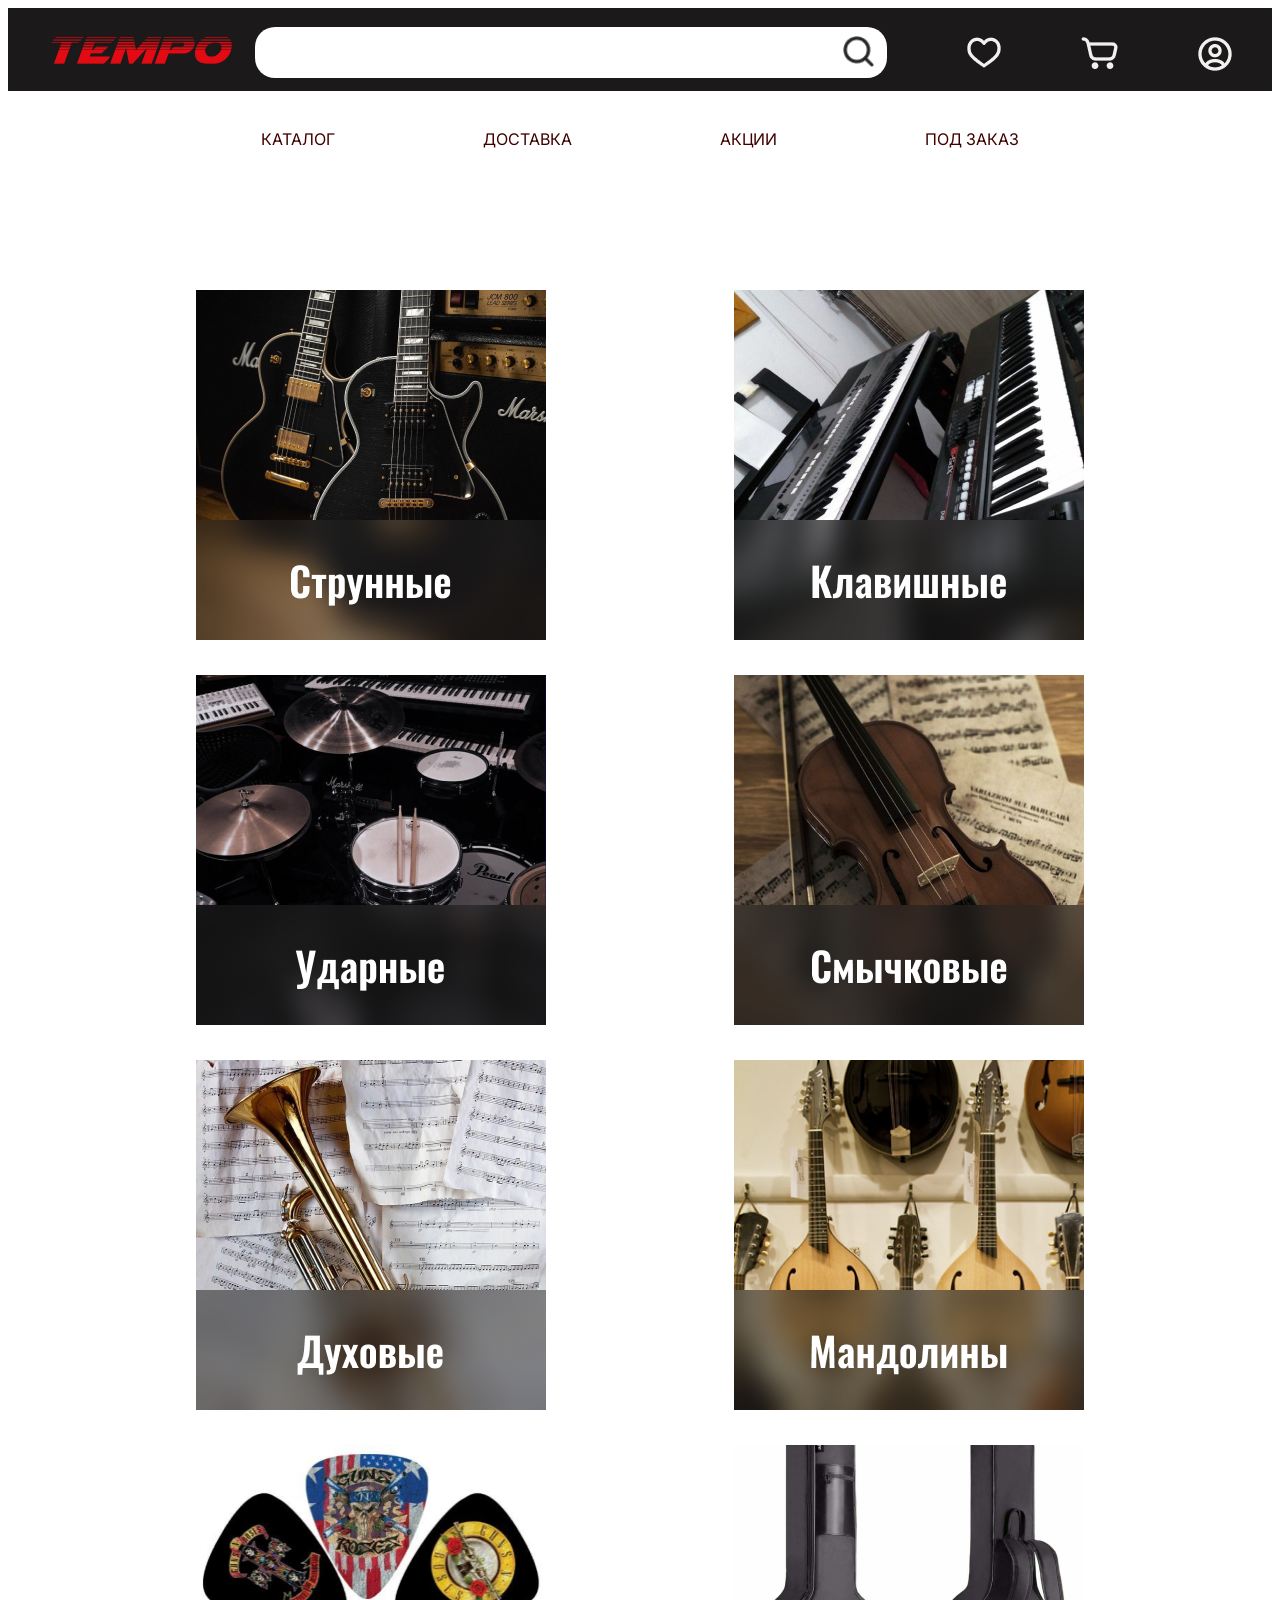
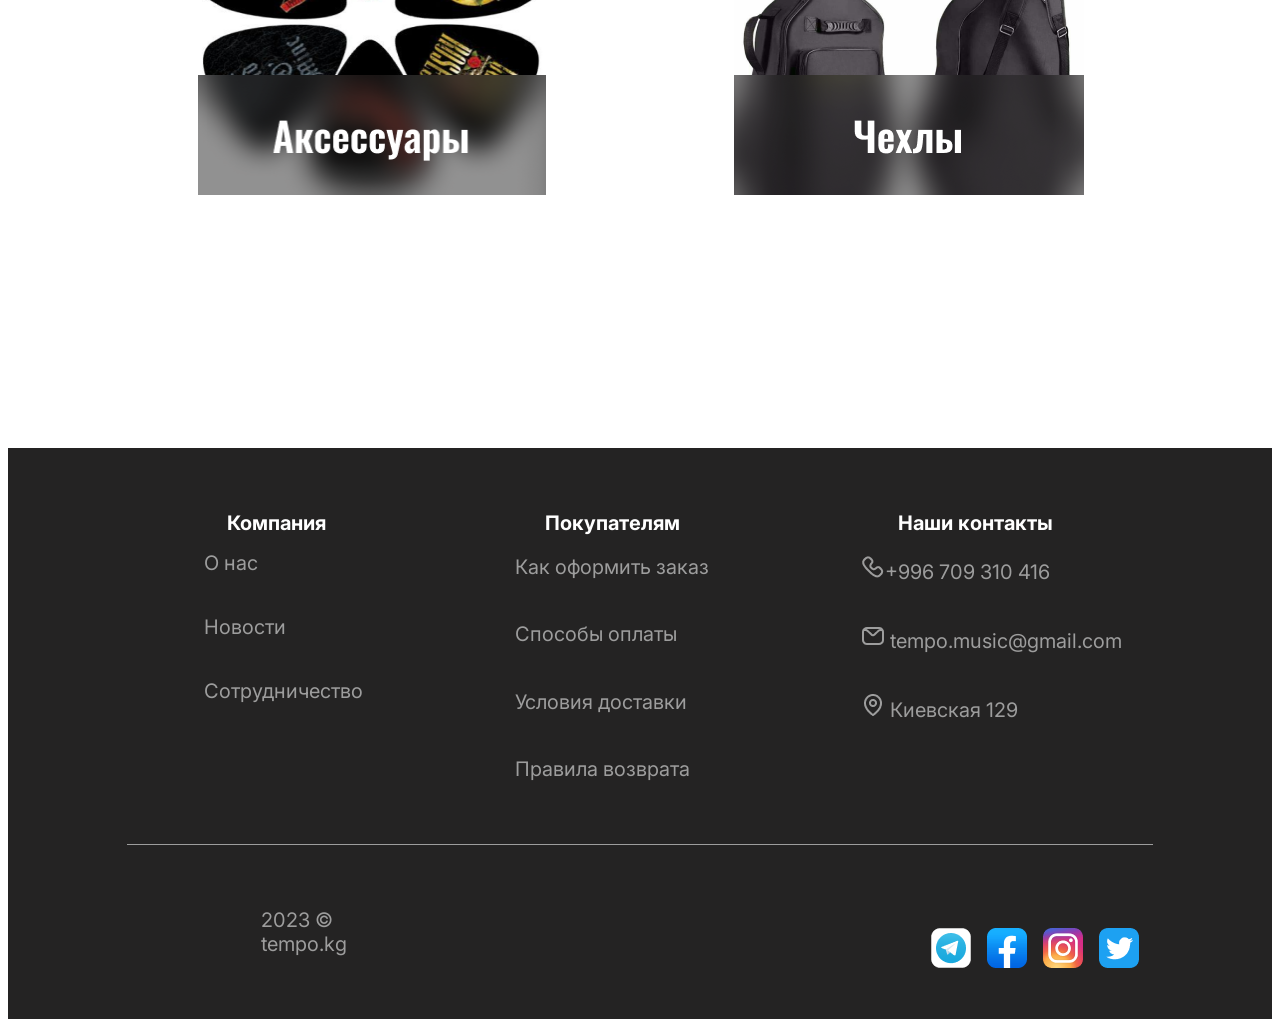
<file: index.html>
<!DOCTYPE html>
<html lang="en">

<head>
    <meta charset="UTF-8">
    <meta http-equiv="X-UA-Compatible" content="IE=edge">
    <link rel="stylesheet" href="css/catalog.css">
    <meta name="viewport" content="width=device-width, initial-scale=1.0">
    <link rel="preconnect" href="https://fonts.googleapis.com">
    <link rel="preconnect" href="https://fonts.gstatic.com" crossorigin>
    <link href="https://fonts.googleapis.com/css2?family=Inter&display=swap" rel="stylesheet">
    <title>Catalog</title>
</head>

<body>
    <div class="Header">
        <div class="Logo"><a href="main.html"><img src="img/logo.png" alt="logo"></a></div>
        <form class="Searcher">
            <input type="text" name=text class="search">
            <input type="image" src="img/search.png" alt="search" height="60%" class="searchButton">
        </form>

        <p><a href="favorite.html"><img src="img/favorite.png" alt="favorite"></a></p>
        <p><a href="cart.html"><img src="img/shop.png" alt="shop"></a></p>
        <p><a href=""><img src="img/icon.png" alt="icon"></a></p>
    </div>
    <div class="Medium">
        <div class="Menu">
            <a href="" class="FourLink"> Каталог </a>
            <a href="" class="FourLink"> Доставка </a>
            <a href="" class="FourLink"> Акции </a>
            <a href="" class="FourLink"> Под заказ </a>
        </div>
    </div>
    <div class="Center">
        <div class="Jphotos">
            <img src="img/Group 95.png" alt="" width="350px" height="350px" class="Structure">
            <img src="img/Group 97.png" alt="" width="350px" height="350px" class="Structure">
            <img src="img/Group 99.png" alt="" width="350px" height="350px" class="Structure">
            <img src="img/Group 101.png" alt="" width="350px" height="350px" class="Structure">
        </div>
        <div class="Jphotos">
            <img src="img/Group 96.png" alt="" width="350px" height="350px" class="Structure">
            <img src="img/Group 98.png" alt="" width="350px" height="350px" class="Structure">
            <img src="img/Group 100.png" alt="" width="350px" height="350px" class="Structure">
            <img src="img/Group 102.png" alt="" width="350px" height="350px" class="Structure">
        </div>
    </div>
    <div class="Footer">
        <div class="headlines">
            <div><b> Компания </b></div>
            <div><b> Покупателям </b></div>
            <div><b> Наши контакты </b></div>
        </div>
        <div class="ContentsFooter">
            <div class="Con1">
                <a href="" class="FooterShr">О нас</a> <br>
                <a href="" class="FooterShr">Новости</a> <br>
                <a href="" class="FooterShr">Сотрудничество</a>
            </div>
            <div class="Con2">
                <a href="" class="FooterShr">Как оформить заказ</a> <br>
                <a href="" class="FooterShr">Способы оплаты</a> <br>
                <a href="" class="FooterShr">Условия доставки</a> <br>
                <a href="" class="FooterShr">Правила возврата</a>
            </div>
            <div class="Con3">
                <p id="c3"><a href="" class="FooterShr"><img src="img/phone_min.png" alt="phone_min">+996 709 310
                        416</a></p>
                <p d="c3"><a href="" class="FooterShr"><img src="img/mail_min.png" alt="phone_min">
                        tempo.music@gmail.com</a></p>
                <p d="c3"><a href="" class="FooterShr"><img src="img/location_min.png" alt="phone_min"> Киевская 129</a>
                </p>
            </div>
        </div>
        <div class="Line"><img src="img/Line.png" alt="Line"></div>
        <div class="LastElements">
            <div class="TempoKg">2023 © tempo.kg</div>
            <div class="Emblems">
                <p id="Emblem1"><a href=""><img src="img/Telegramm.png" alt="Telegramm"></a></p>
                <p id="Emblem2"><a href=""><img src="img/Facebook.png" alt="Facebook"></a></p>
                <p id="Emblem3"><a href=""><img src="img/Instagram.png" alt="Instagram"></a></p>
                <p id="Emblem4"><a href=""><img src="img/Twitch.png" alt="Twitch"></a></p>
            </div>
        </div>

    </div>


</body>

</html>
</file>
<file: css/catalog.css>
body {
    font-family: 'Inter', sans-serif;
}

.FourLink {
    color: #400000 !important;
    text-decoration: none
}

.Header {
    background: #1B1919;
    padding-top: 1%;
    display: flex;
    justify-content: space-around;
}

.Logo {
    width: 10%;
    height: 60%;
    margin-top: 1%;
}

.Searcher {
    border-radius: 20px;
    margin-top: 0.5%;
    margin-bottom: 1%;
    background: #FFFFFF;
    width: 50%;
    display: flex;
    justify-content: space-evenly;
}

.search {
    margin-top: 1.5%;
    width: 90%;
    height: 50%;
    all: unset;
}

.searchButton {
    margin-top: 1.5%;
    padding-left: 50%;
}

.Medium {
    height: 190px;
}

.Menu {
    margin-top: 3%;
    text-transform: uppercase;
    padding-left: 20%;
    padding-right: 20%;
    background-color: #FFFFFF;
    display: flex;
    justify-content: space-between;
}
.Center{
    display: flex;
    justify-content: space-evenly;
}
.Jphotos{ 
    display: flex;
    flex-direction: column;
    margin-top: -5%;
}
.Structure{
    flex: 1 1 auto;
    margin-top: 10%;
}
.Navigator{
    font-size: 35px;
    display: flex;
    justify-content: center;
    padding-bottom: 10%;
}
.GreenSet{
    color: #08B61A !important;
    text-decoration: none;
}
.Contents {
    display: flex;
    flex-flow: row nowrap;
    justify-content: center;
}

.Object {
    display: flex;
    flex-direction: column;
    padding-left: 3%;
    align-items: center;
    font-size: 20px;
}
.GrayShrift{
    color: #807C7C;
}

.btn-oval {
    display: inline-block;
    width: 240px;
    height: 70px;
    box-sizing: border-box;
    text-align: center;
    text-decoration: none;
    background: linear-gradient(#E30B13);
    background-color: #E30B13;
    border-radius: 35px;
    border: 1px solid #E30B13;
    font: bold 30px/70px Arial;
    position: relative;
    text-shadow: 0 1px #FFFFFF;
    outline: none;
    color: #FFFFFF !important;
    text-decoration: none;
}
.btn-oval:hover {
    background: linear-gradient(#c9040a, #E30B13);
    box-shadow: inset 0 1px 0 #2f0103, inset 0 2px 0 #E30B13,
        inset 0 3px 0 #E30B13, inset 0 5px 0 #E30B13, inset 1px 0 3px #E30B13,
        inset -1px 0 3px #E30B13, inset 0 -2px 2px #E30B13,
        0 0 3px rgba(0, 0, 0, 0.24);
}

.btn-oval:active {
    background: linear-gradient(#7b0408);
    box-shadow: inset 0 3px 7px #E30B13;
    padding: 1px 0 0 1px;
}

.btn-oval {
    margin: auto;
}


.Footer {
    background-color: #242323;
    margin-top: 20%;
    padding-top: 5%;
    padding-bottom: 2%;
    font-size: 20px;
}

.FooterShr {
    padding-top: 10%;
    color: #9D9D9D !important;
    text-decoration: none
}

.headlines {
    color: #FFFFFF;
    display: flex;
    justify-content: space-evenly;
}

.ContentsFooter {
    display: flex;
    justify-content: space-evenly;
}

.Con1 {
    padding-left: 3.6%;
    display: flex;
    flex-direction: column;
}

.Con2 {
    padding-left: 0.2%;
    display: flex;
    flex-direction: column;
}

.Con3 {
    display: flex;
    flex-direction: column;
    padding-left: 0.1%;
}

.Line {
    padding-top: 5%;
    display: flex;
    justify-content: center;
}

.LastElements {
    padding-top: 5%;
    display: flex;
    align-items: flex-start;
    flex-wrap: nowrap;
    justify-content: space-evenly;
}

.TempoKg {
    color: #9D9D9D;
    padding-left: 20%;
}

.Emblems {
    display: flex;
    justify-content: flex-end;
    padding-right: 20%;
    padding-left: 50%;

}

#Emblem1 {
    padding-right: 10%;
}

#Emblem2 {
    padding-right: 10%;
}

#Emblem3 {
    padding-right: 10%;
}

@media only screen and (max-width: 768px){
    body{
        width: 768px;
        background-color: #807C7C;
    }
    .Header {
        max-width: 768px;
        background: #1B1919;
        padding-top: 1%;
        display: flex;
        justify-content: space-around;
        
    }

    
}
</file>
